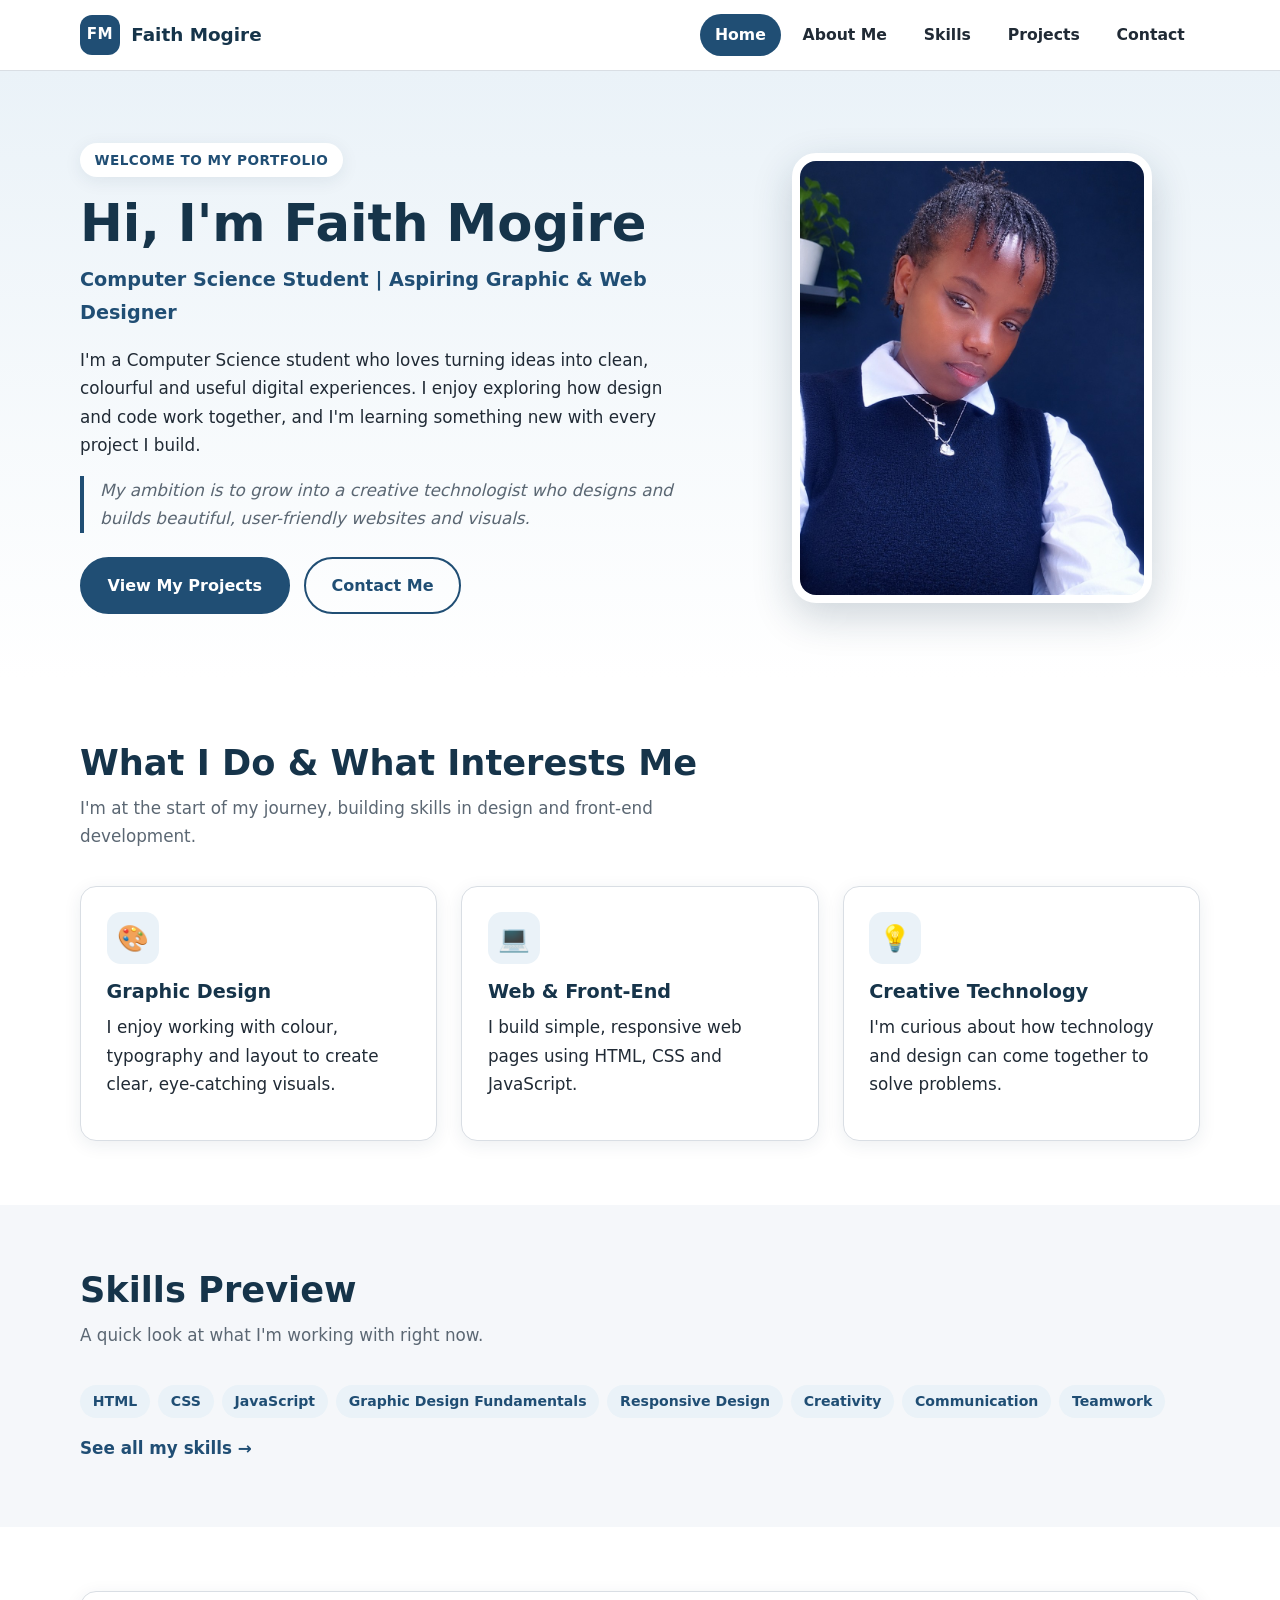
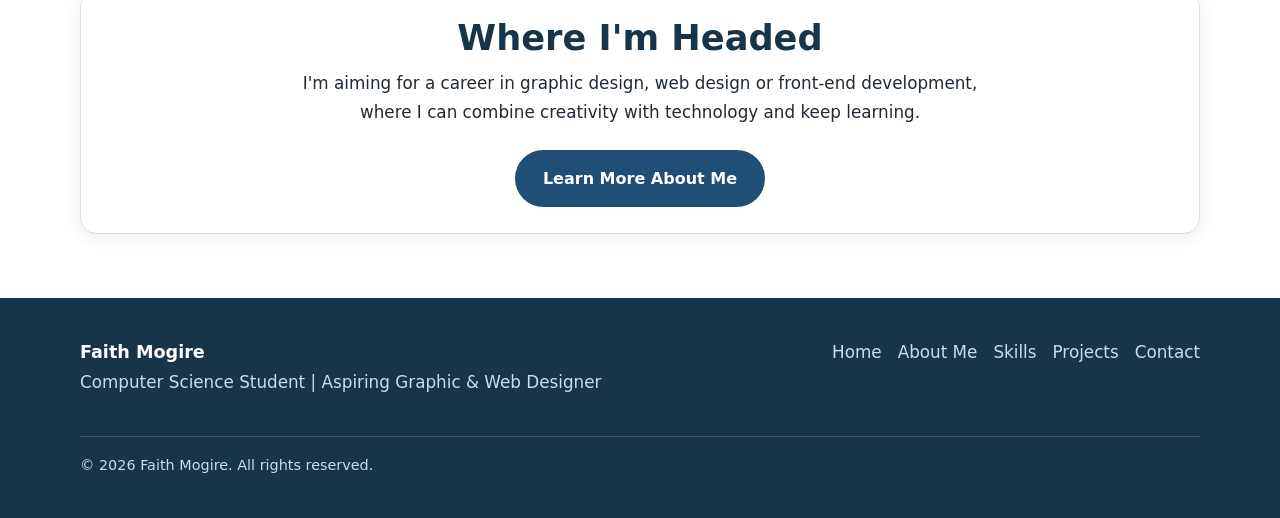
<file: index.html>
<!DOCTYPE html>
<html lang="en">
<head>
  <meta charset="UTF-8">
  <meta name="viewport" content="width=device-width, initial-scale=1.0">
  <meta name="description" content="Faith Mogire – Computer Science student and aspiring graphic and web designer.">
  <title>Home | Faith Mogire</title>
  <link rel="stylesheet" href="style.css">
</head>
<body>
  <a class="skip-link" href="#main">Skip to main content</a>

  <header class="site-header">
    <div class="container nav-wrap">
      <a class="logo" href="index.html"><span class="logo-mark">FM</span> Faith Mogire</a>
      <button class="nav-toggle" aria-expanded="false" aria-controls="nav-menu" aria-label="Toggle navigation menu">
        <span></span><span></span><span></span>
      </button>
      <nav id="nav-menu" class="nav-menu" aria-label="Main navigation">
        <ul>
          <li><a href="index.html">Home</a></li>
          <li><a href="about.html">About Me</a></li>
          <li><a href="skills.html">Skills</a></li>
          <li><a href="projects.html">Projects</a></li>
          <li><a href="contact.html">Contact</a></li>
        </ul>
      </nav>
    </div>
  </header>

  <main id="main">
    <!-- HERO -->
    <section class="hero">
      <div class="container hero-grid">
        <div class="hero-text">
          <span class="eyebrow">Welcome to my portfolio</span>
          <h1>Hi, I'm Faith Mogire</h1>
          <p class="subtitle">Computer Science Student | Aspiring Graphic &amp; Web Designer</p>
          <p>I'm a Computer Science student who loves turning ideas into clean, colourful and useful digital experiences. I enjoy exploring how design and code work together, and I'm learning something new with every project I build.</p>
          <p class="ambition">My ambition is to grow into a creative technologist who designs and builds beautiful, user-friendly websites and visuals.</p>
          <div class="btn-group">
            <a class="btn btn-primary" href="projects.html">View My Projects</a>
            <a class="btn btn-outline" href="contact.html">Contact Me</a>
          </div>
        </div>

        <!-- PROFILE PHOTO: replace images/profile.jpg with your own photo (same file name) -->
        <div class="hero-photo">
          <div class="photo-frame">
            <img src="images/profile.jpg" alt="Profile photo of Faith Mogire" width="360" height="450">
            <div class="photo-placeholder" role="img" aria-label="Profile photo placeholder">
              <span class="icon" aria-hidden="true">👤</span>
              <strong>Your photo goes here</strong>
              <small>Add images/profile.jpg</small>
            </div>
          </div>
        </div>
      </div>
    </section>

    <!-- WHAT I DO -->
    <section class="section">
      <div class="container">
        <div class="section-head reveal">
          <h2>What I Do &amp; What Interests Me</h2>
          <p>I'm at the start of my journey, building skills in design and front-end development.</p>
        </div>
        <div class="grid grid-3">
          <article class="card reveal">
            <div class="icon-badge" aria-hidden="true">🎨</div>
            <h3>Graphic Design</h3>
            <p>I enjoy working with colour, typography and layout to create clear, eye-catching visuals.</p>
          </article>
          <article class="card reveal">
            <div class="icon-badge" aria-hidden="true">💻</div>
            <h3>Web &amp; Front-End</h3>
            <p>I build simple, responsive web pages using HTML, CSS and JavaScript.</p>
          </article>
          <article class="card reveal">
            <div class="icon-badge" aria-hidden="true">💡</div>
            <h3>Creative Technology</h3>
            <p>I'm curious about how technology and design can come together to solve problems.</p>
          </article>
        </div>
      </div>
    </section>

    <!-- SKILLS PREVIEW -->
    <section class="section alt">
      <div class="container">
        <div class="section-head reveal">
          <h2>Skills Preview</h2>
          <p>A quick look at what I'm working with right now.</p>
        </div>
        <ul class="chips reveal">
          <li class="chip">HTML</li>
          <li class="chip">CSS</li>
          <li class="chip">JavaScript</li>
          <li class="chip">Graphic Design Fundamentals</li>
          <li class="chip">Responsive Design</li>
          <li class="chip">Creativity</li>
          <li class="chip">Communication</li>
          <li class="chip">Teamwork</li>
        </ul>
        <a class="link-arrow" href="skills.html">See all my skills →</a>
      </div>
    </section>

    <!-- CAREER AMBITION -->
    <section class="section">
      <div class="container">
        <div class="card reveal" style="text-align:center;">
          <h2>Where I'm Headed</h2>
          <p style="max-width:680px;margin-inline:auto;">I'm aiming for a career in graphic design, web design or front-end development, where I can combine creativity with technology and keep learning.</p>
          <div class="btn-group" style="justify-content:center;">
            <a class="btn btn-primary" href="about.html">Learn More About Me</a>
          </div>
        </div>
      </div>
    </section>
  </main>

  <footer class="site-footer">
    <div class="container">
      <div class="footer-grid">
        <div>
          <strong>Faith Mogire</strong>
          <p>Computer Science Student | Aspiring Graphic &amp; Web Designer</p>
        </div>
        <nav aria-label="Footer navigation">
          <ul>
            <li><a href="index.html">Home</a></li>
            <li><a href="about.html">About Me</a></li>
            <li><a href="skills.html">Skills</a></li>
            <li><a href="projects.html">Projects</a></li>
            <li><a href="contact.html">Contact</a></li>
          </ul>
        </nav>
      </div>
      <p class="copyright">© <span id="year">2026</span> Faith Mogire. All rights reserved.</p>
    </div>
  </footer>

  <script src="script.js"></script>
</body>
</html>
</file>
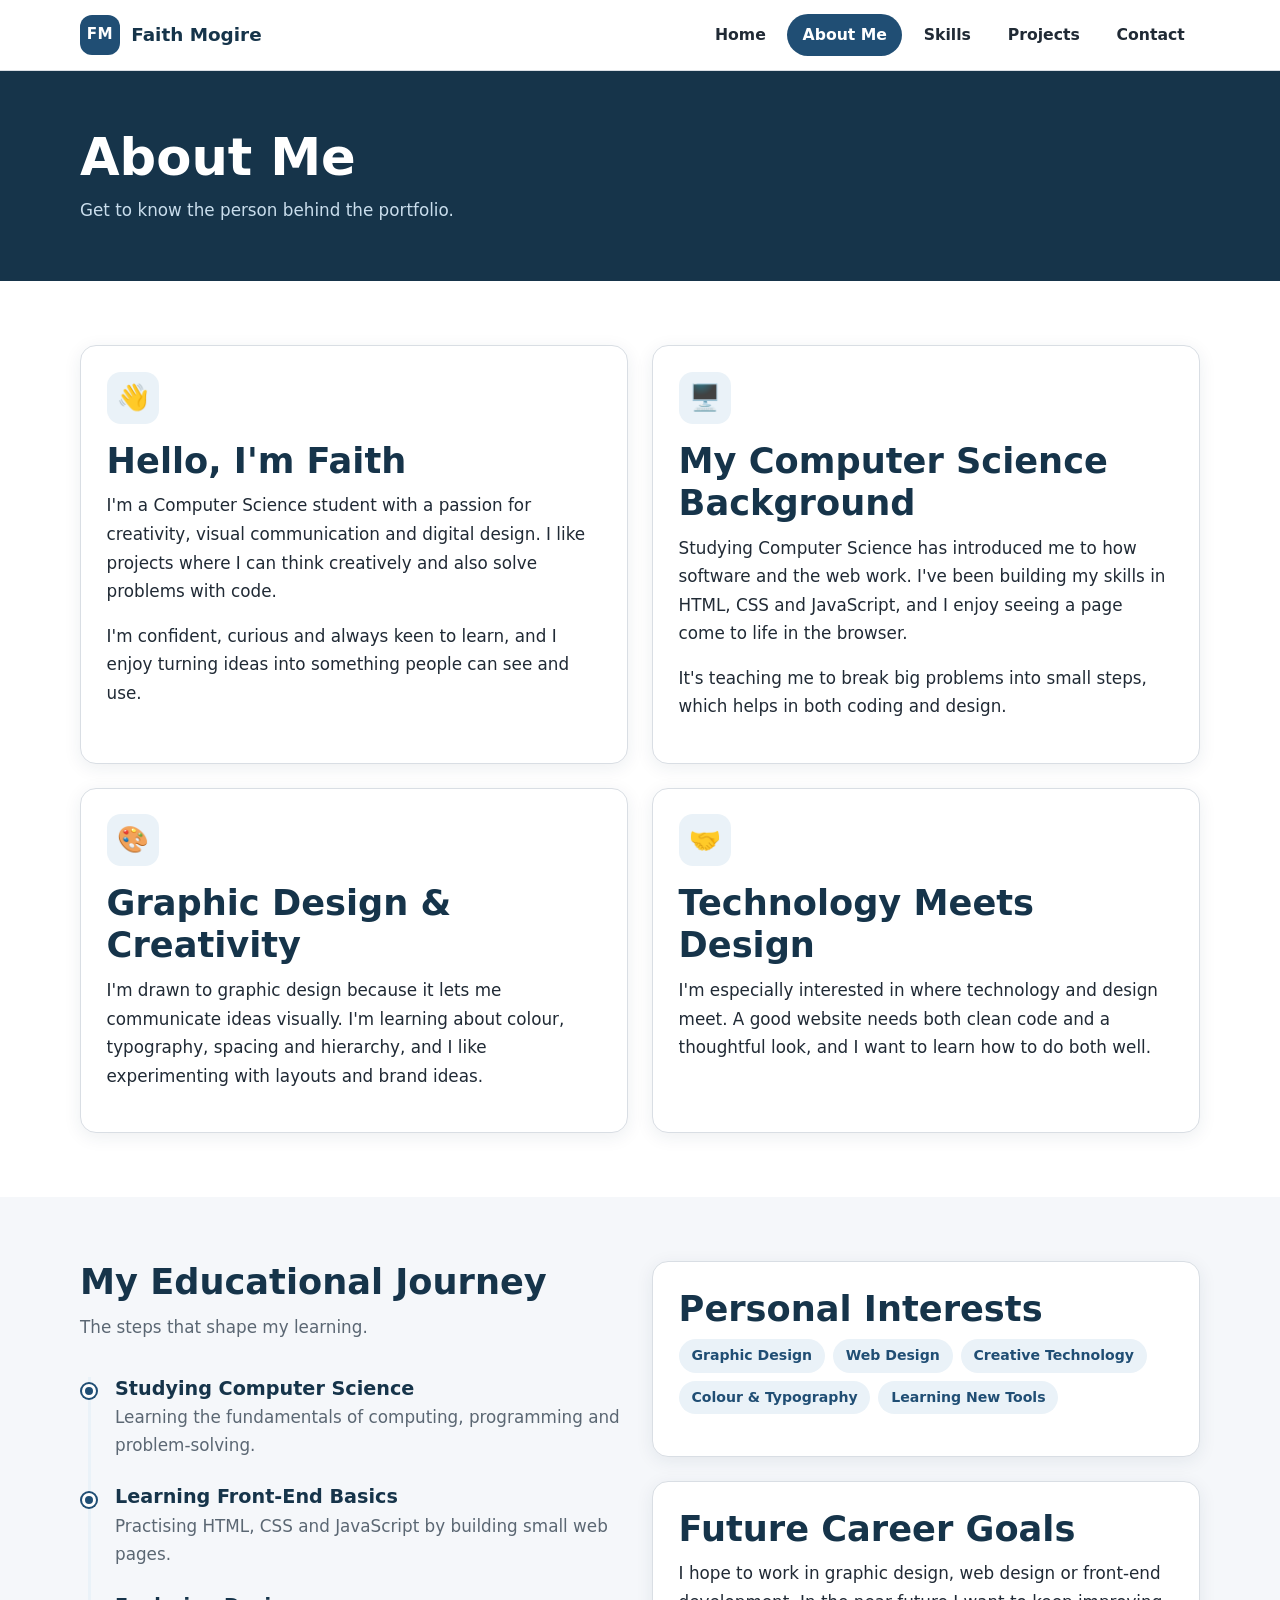
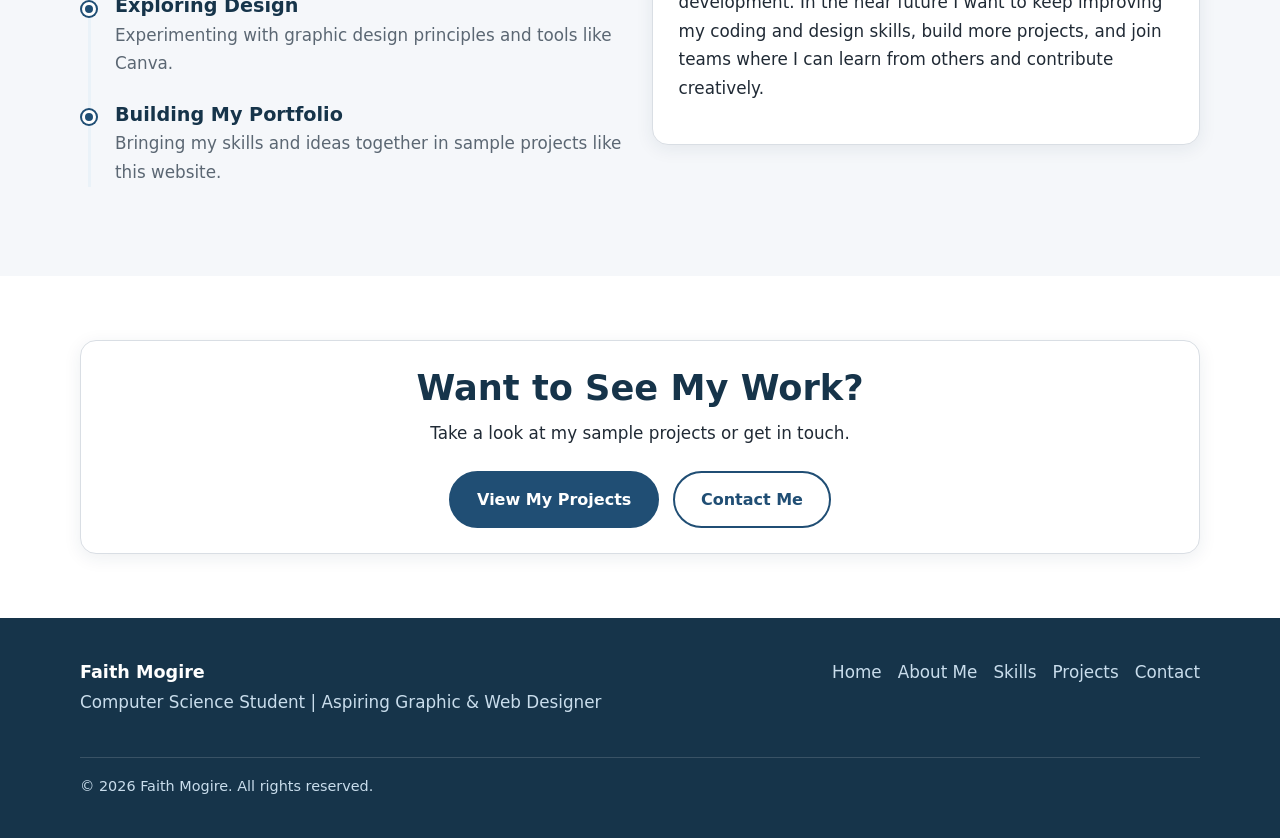
<file: about.html>
<!DOCTYPE html>
<html lang="en">
<head>
  <meta charset="UTF-8">
  <meta name="viewport" content="width=device-width, initial-scale=1.0">
  <meta name="description" content="About Faith Mogire – Computer Science student interested in graphic design and web development.">
  <title>About Me | Faith Mogire</title>
  <link rel="stylesheet" href="style.css">
</head>
<body>
  <a class="skip-link" href="#main">Skip to main content</a>

  <header class="site-header">
    <div class="container nav-wrap">
      <a class="logo" href="index.html"><span class="logo-mark">FM</span> Faith Mogire</a>
      <button class="nav-toggle" aria-expanded="false" aria-controls="nav-menu" aria-label="Toggle navigation menu">
        <span></span><span></span><span></span>
      </button>
      <nav id="nav-menu" class="nav-menu" aria-label="Main navigation">
        <ul>
          <li><a href="index.html">Home</a></li>
          <li><a href="about.html">About Me</a></li>
          <li><a href="skills.html">Skills</a></li>
          <li><a href="projects.html">Projects</a></li>
          <li><a href="contact.html">Contact</a></li>
        </ul>
      </nav>
    </div>
  </header>

  <main id="main">
    <section class="page-banner">
      <div class="container">
        <h1>About Me</h1>
        <p>Get to know the person behind the portfolio.</p>
      </div>
    </section>

    <section class="section">
      <div class="container about-grid">
        <article class="card reveal">
          <div class="icon-badge" aria-hidden="true">👋</div>
          <h2>Hello, I'm Faith</h2>
          <p>I'm a Computer Science student with a passion for creativity, visual communication and digital design. I like projects where I can think creatively and also solve problems with code.</p>
          <p>I'm confident, curious and always keen to learn, and I enjoy turning ideas into something people can see and use.</p>
        </article>
        <article class="card reveal">
          <div class="icon-badge" aria-hidden="true">🖥️</div>
          <h2>My Computer Science Background</h2>
          <p>Studying Computer Science has introduced me to how software and the web work. I've been building my skills in HTML, CSS and JavaScript, and I enjoy seeing a page come to life in the browser.</p>
          <p>It's teaching me to break big problems into small steps, which helps in both coding and design.</p>
        </article>
        <article class="card reveal">
          <div class="icon-badge" aria-hidden="true">🎨</div>
          <h2>Graphic Design &amp; Creativity</h2>
          <p>I'm drawn to graphic design because it lets me communicate ideas visually. I'm learning about colour, typography, spacing and hierarchy, and I like experimenting with layouts and brand ideas.</p>
        </article>
        <article class="card reveal">
          <div class="icon-badge" aria-hidden="true">🤝</div>
          <h2>Technology Meets Design</h2>
          <p>I'm especially interested in where technology and design meet. A good website needs both clean code and a thoughtful look, and I want to learn how to do both well.</p>
        </article>
      </div>
    </section>

    <section class="section alt">
      <div class="container about-grid">
        <div class="reveal">
          <div class="section-head">
            <h2>My Educational Journey</h2>
            <p>The steps that shape my learning.</p>
          </div>
          <div class="timeline">
            <div class="timeline-item">
              <h3>Studying Computer Science</h3>
              <p>Learning the fundamentals of computing, programming and problem-solving.</p>
            </div>
            <div class="timeline-item">
              <h3>Learning Front-End Basics</h3>
              <p>Practising HTML, CSS and JavaScript by building small web pages.</p>
            </div>
            <div class="timeline-item">
              <h3>Exploring Design</h3>
              <p>Experimenting with graphic design principles and tools like Canva.</p>
            </div>
            <div class="timeline-item">
              <h3>Building My Portfolio</h3>
              <p>Bringing my skills and ideas together in sample projects like this website.</p>
            </div>
          </div>
        </div>

        <div class="reveal">
          <div class="card" style="margin-bottom:1.5rem;">
            <h2>Personal Interests</h2>
            <ul class="chips">
              <li class="chip">Graphic Design</li>
              <li class="chip">Web Design</li>
              <li class="chip">Creative Technology</li>
              <li class="chip">Colour &amp; Typography</li>
              <li class="chip">Learning New Tools</li>
            </ul>
          </div>
          <div class="card">
            <h2>Future Career Goals</h2>
            <p>I hope to work in graphic design, web design or front-end development. In the near future I want to keep improving my coding and design skills, build more projects, and join teams where I can learn from others and contribute creatively.</p>
          </div>
        </div>
      </div>
    </section>

    <section class="section">
      <div class="container">
        <div class="card reveal" style="text-align:center;">
          <h2>Want to See My Work?</h2>
          <p>Take a look at my sample projects or get in touch.</p>
          <div class="btn-group" style="justify-content:center;">
            <a class="btn btn-primary" href="projects.html">View My Projects</a>
            <a class="btn btn-outline" href="contact.html">Contact Me</a>
          </div>
        </div>
      </div>
    </section>
  </main>

  <footer class="site-footer">
    <div class="container">
      <div class="footer-grid">
        <div>
          <strong>Faith Mogire</strong>
          <p>Computer Science Student | Aspiring Graphic &amp; Web Designer</p>
        </div>
        <nav aria-label="Footer navigation">
          <ul>
            <li><a href="index.html">Home</a></li>
            <li><a href="about.html">About Me</a></li>
            <li><a href="skills.html">Skills</a></li>
            <li><a href="projects.html">Projects</a></li>
            <li><a href="contact.html">Contact</a></li>
          </ul>
        </nav>
      </div>
      <p class="copyright">© <span id="year">2026</span> Faith Mogire. All rights reserved.</p>
    </div>
  </footer>

  <script src="script.js"></script>
</body>
</html>
</file>
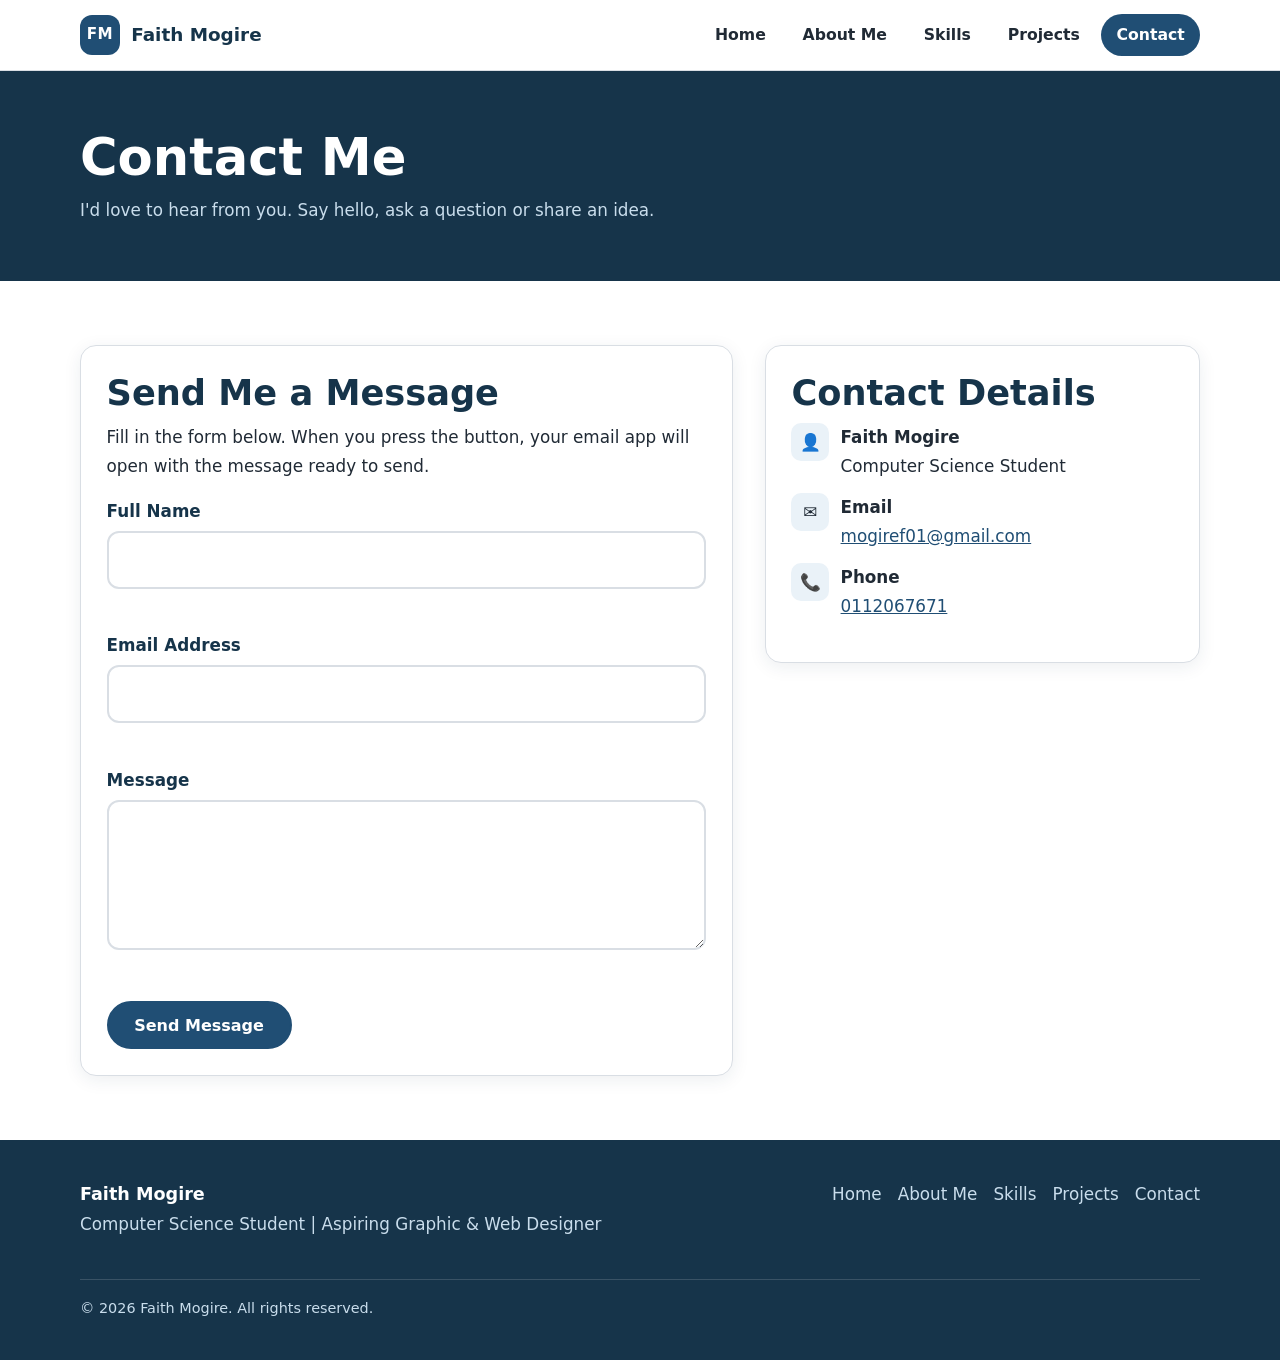
<file: contact.html>
<!DOCTYPE html>
<html lang="en">
<head>
  <meta charset="UTF-8">
  <meta name="viewport" content="width=device-width, initial-scale=1.0">
  <meta name="description" content="Contact Faith Mogire, Computer Science student and aspiring designer.">
  <title>Contact | Faith Mogire</title>
  <link rel="stylesheet" href="style.css">
</head>
<body>
  <a class="skip-link" href="#main">Skip to main content</a>

  <header class="site-header">
    <div class="container nav-wrap">
      <a class="logo" href="index.html"><span class="logo-mark">FM</span> Faith Mogire</a>
      <button class="nav-toggle" aria-expanded="false" aria-controls="nav-menu" aria-label="Toggle navigation menu">
        <span></span><span></span><span></span>
      </button>
      <nav id="nav-menu" class="nav-menu" aria-label="Main navigation">
        <ul>
          <li><a href="index.html">Home</a></li>
          <li><a href="about.html">About Me</a></li>
          <li><a href="skills.html">Skills</a></li>
          <li><a href="projects.html">Projects</a></li>
          <li><a href="contact.html">Contact</a></li>
        </ul>
      </nav>
    </div>
  </header>

  <main id="main">
    <section class="page-banner">
      <div class="container">
        <h1>Contact Me</h1>
        <p>I'd love to hear from you. Say hello, ask a question or share an idea.</p>
      </div>
    </section>

    <section class="section">
      <div class="container contact-grid">

        <div class="card reveal">
          <h2>Send Me a Message</h2>
          <p>Fill in the form below. When you press the button, your email app will open with the message ready to send.</p>
          <form id="contact-form" novalidate>
            <div class="form-group">
              <label for="name">Full Name</label>
              <input type="text" id="name" name="name" autocomplete="name" required>
              <p class="field-error" id="name-error" aria-live="polite"></p>
            </div>
            <div class="form-group">
              <label for="email">Email Address</label>
              <input type="email" id="email" name="email" autocomplete="email" required>
              <p class="field-error" id="email-error" aria-live="polite"></p>
            </div>
            <div class="form-group">
              <label for="message">Message</label>
              <textarea id="message" name="message" required></textarea>
              <p class="field-error" id="message-error" aria-live="polite"></p>
            </div>
            <button type="submit" class="btn btn-primary">Send Message</button>
            <div id="form-status" class="form-status" role="status" aria-live="polite"></div>
          </form>
        </div>

        <aside class="reveal">
          <div class="card" style="margin-bottom:1.5rem;">
            <h2>Contact Details</h2>
            <ul class="contact-list">
              <li><span class="ci" aria-hidden="true">👤</span><div><strong>Faith Mogire</strong><br>Computer Science Student</div></li>
              <li><span class="ci" aria-hidden="true">✉️</span><div><strong>Email</strong><br><a href="mailto:mogiref01@gmail.com">mogiref01@gmail.com</a></div></li>
              <li><span class="ci" aria-hidden="true">📞</span><div><strong>Phone</strong><br><a href="tel:+254112067671">0112067671</a></div></li>
            </ul>
          </div>
        </aside>

      </div>
    </section>
  </main>

  <footer class="site-footer">
    <div class="container">
      <div class="footer-grid">
        <div>
          <strong>Faith Mogire</strong>
          <p>Computer Science Student | Aspiring Graphic &amp; Web Designer</p>
        </div>
        <nav aria-label="Footer navigation">
          <ul>
            <li><a href="index.html">Home</a></li>
            <li><a href="about.html">About Me</a></li>
            <li><a href="skills.html">Skills</a></li>
            <li><a href="projects.html">Projects</a></li>
            <li><a href="contact.html">Contact</a></li>
          </ul>
        </nav>
      </div>
      <p class="copyright">© <span id="year">2026</span> Faith Mogire. All rights reserved.</p>
    </div>
  </footer>

  <script src="script.js"></script>
</body>
</html>
</file>
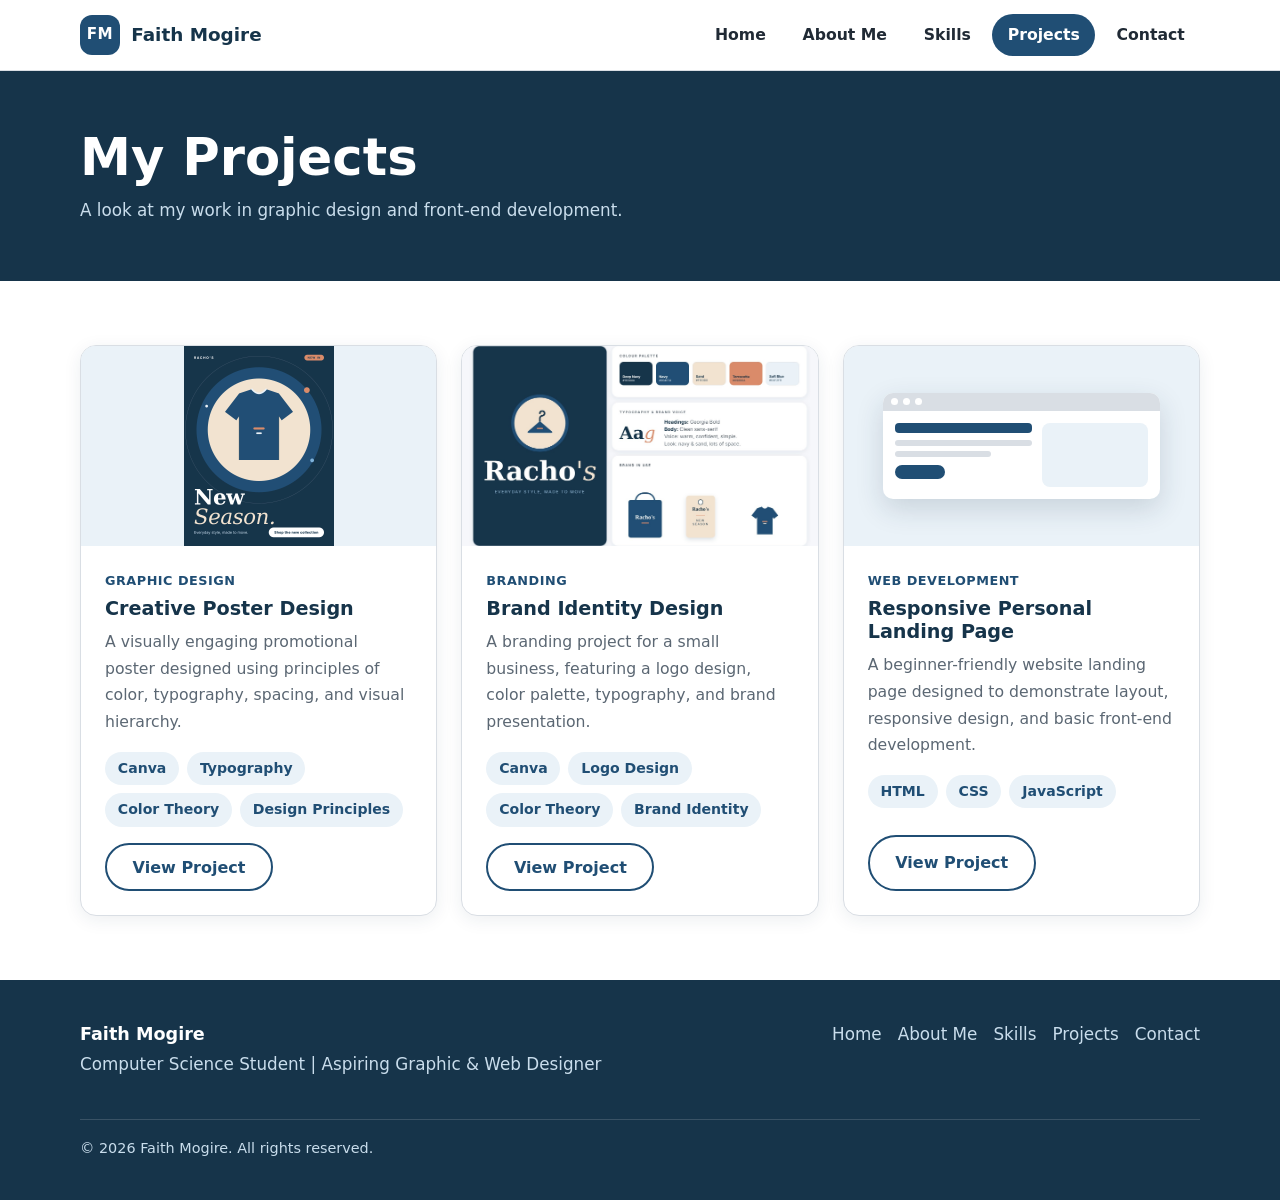
<file: projects.html>
<!DOCTYPE html>
<html lang="en">
<head>
  <meta charset="UTF-8">
  <meta name="viewport" content="width=device-width, initial-scale=1.0">
  <meta name="description" content="Sample student projects by Faith Mogire in graphic design and creative technology.">
  <title>Projects | Faith Mogire</title>
  <link rel="stylesheet" href="style.css">
</head>
<body>
  <a class="skip-link" href="#main">Skip to main content</a>

  <header class="site-header">
    <div class="container nav-wrap">
      <a class="logo" href="index.html"><span class="logo-mark">FM</span> Faith Mogire</a>
      <button class="nav-toggle" aria-expanded="false" aria-controls="nav-menu" aria-label="Toggle navigation menu">
        <span></span><span></span><span></span>
      </button>
      <nav id="nav-menu" class="nav-menu" aria-label="Main navigation">
        <ul>
          <li><a href="index.html">Home</a></li>
          <li><a href="about.html">About Me</a></li>
          <li><a href="skills.html">Skills</a></li>
          <li><a href="projects.html">Projects</a></li>
          <li><a href="contact.html">Contact</a></li>
        </ul>
      </nav>
    </div>
  </header>

  <main id="main">
    <section class="page-banner">
      <div class="container">
        <h1>My Projects</h1>
        <p>A look at my work in graphic design and front-end development.</p>
      </div>
    </section>

    <section class="section">
      <div class="container">
        <div class="grid grid-3">

          <!-- PROJECT 1 -->
          <article class="card project-card reveal">
            <div class="project-visual v-poster" role="img" aria-label="Illustration of a poster design">
              <div class="poster"><div class="circle"></div><div class="line"></div><div class="line s"></div><div class="line xs"></div></div>
              <!-- Add your real poster as images/poster.jpg and it will replace this illustration -->
              <img class="project-img fit-whole" src="images/poster.jpg" alt="Creative poster design by Faith Mogire">
            </div>
            <div class="project-body">
              <span class="category">Graphic Design</span>
              <h3>Creative Poster Design</h3>
              <p>A visually engaging promotional poster designed using principles of color, typography, spacing, and visual hierarchy.</p>
              <ul class="chips">
                <li class="chip">Canva</li><li class="chip">Typography</li><li class="chip">Color Theory</li><li class="chip">Design Principles</li>
              </ul>
              <div class="project-footer"><button type="button" class="btn btn-outline view-project">View Project</button></div>
            </div>
          </article>

          <!-- PROJECT 2 -->
          <article class="card project-card reveal">
            <div class="project-visual v-brand" role="img" aria-label="Illustration of a brand identity board">
              <div class="brand-board">
                <div class="brand-logo">B</div>
                <div class="swatches"><i style="background:#204E74"></i><i style="background:#7FB2DB"></i><i style="background:#EAF2F8"></i></div>
              </div>
              <!-- Add your real brand board as images/brand.jpg and it will replace this illustration -->
              <img class="project-img" src="images/brand.jpg" alt="Brand identity project by Faith Mogire">
            </div>
            <div class="project-body">
              <span class="category">Branding</span>
              <h3>Brand Identity Design</h3>
              <p>A branding project for a small business, featuring a logo design, color palette, typography, and brand presentation.</p>
              <ul class="chips">
                <li class="chip">Canva</li><li class="chip">Logo Design</li><li class="chip">Color Theory</li><li class="chip">Brand Identity</li>
              </ul>
              <div class="project-footer"><button type="button" class="btn btn-outline view-project">View Project</button></div>
            </div>
          </article>

          <!-- PROJECT 3 -->
          <article class="card project-card reveal">
            <div class="project-visual v-web" role="img" aria-label="Illustration of a website landing page">
              <div class="browser">
                <div class="browser-top"><i></i><i></i><i></i></div>
                <div class="browser-body">
                  <div><div class="l1"></div><div class="l2"></div><div class="l2" style="width:70%"></div><div class="btn-mini"></div></div>
                  <div class="pic"></div>
                </div>
              </div>
            </div>
            <div class="project-body">
              <span class="category">Web Development</span>
              <h3>Responsive Personal Landing Page</h3>
              <p>A beginner-friendly website landing page designed to demonstrate layout, responsive design, and basic front-end development.</p>
              <ul class="chips">
                <li class="chip">HTML</li><li class="chip">CSS</li><li class="chip">JavaScript</li>
              </ul>
              <div class="project-footer"><a class="btn btn-outline" href="index.html">View Project</a></div>
            </div>
          </article>

        </div>
      </div>
    </section>

    <!-- Preview window: filled in by script.js when "View Project" is clicked -->
    <div class="lightbox" id="lightbox" role="dialog" aria-modal="true" aria-labelledby="lightbox-title">
      <div class="lightbox-box">
        <button type="button" class="lightbox-close" id="lightbox-close" aria-label="Close preview">×</button>
        <h3 id="lightbox-title"></h3>
        <div class="lightbox-body" id="lightbox-body"></div>
      </div>
    </div>
  </main>

  <footer class="site-footer">
    <div class="container">
      <div class="footer-grid">
        <div>
          <strong>Faith Mogire</strong>
          <p>Computer Science Student | Aspiring Graphic &amp; Web Designer</p>
        </div>
        <nav aria-label="Footer navigation">
          <ul>
            <li><a href="index.html">Home</a></li>
            <li><a href="about.html">About Me</a></li>
            <li><a href="skills.html">Skills</a></li>
            <li><a href="projects.html">Projects</a></li>
            <li><a href="contact.html">Contact</a></li>
          </ul>
        </nav>
      </div>
      <p class="copyright">© <span id="year">2026</span> Faith Mogire. All rights reserved.</p>
    </div>
  </footer>

  <script src="script.js"></script>
</body>
</html>
</file>
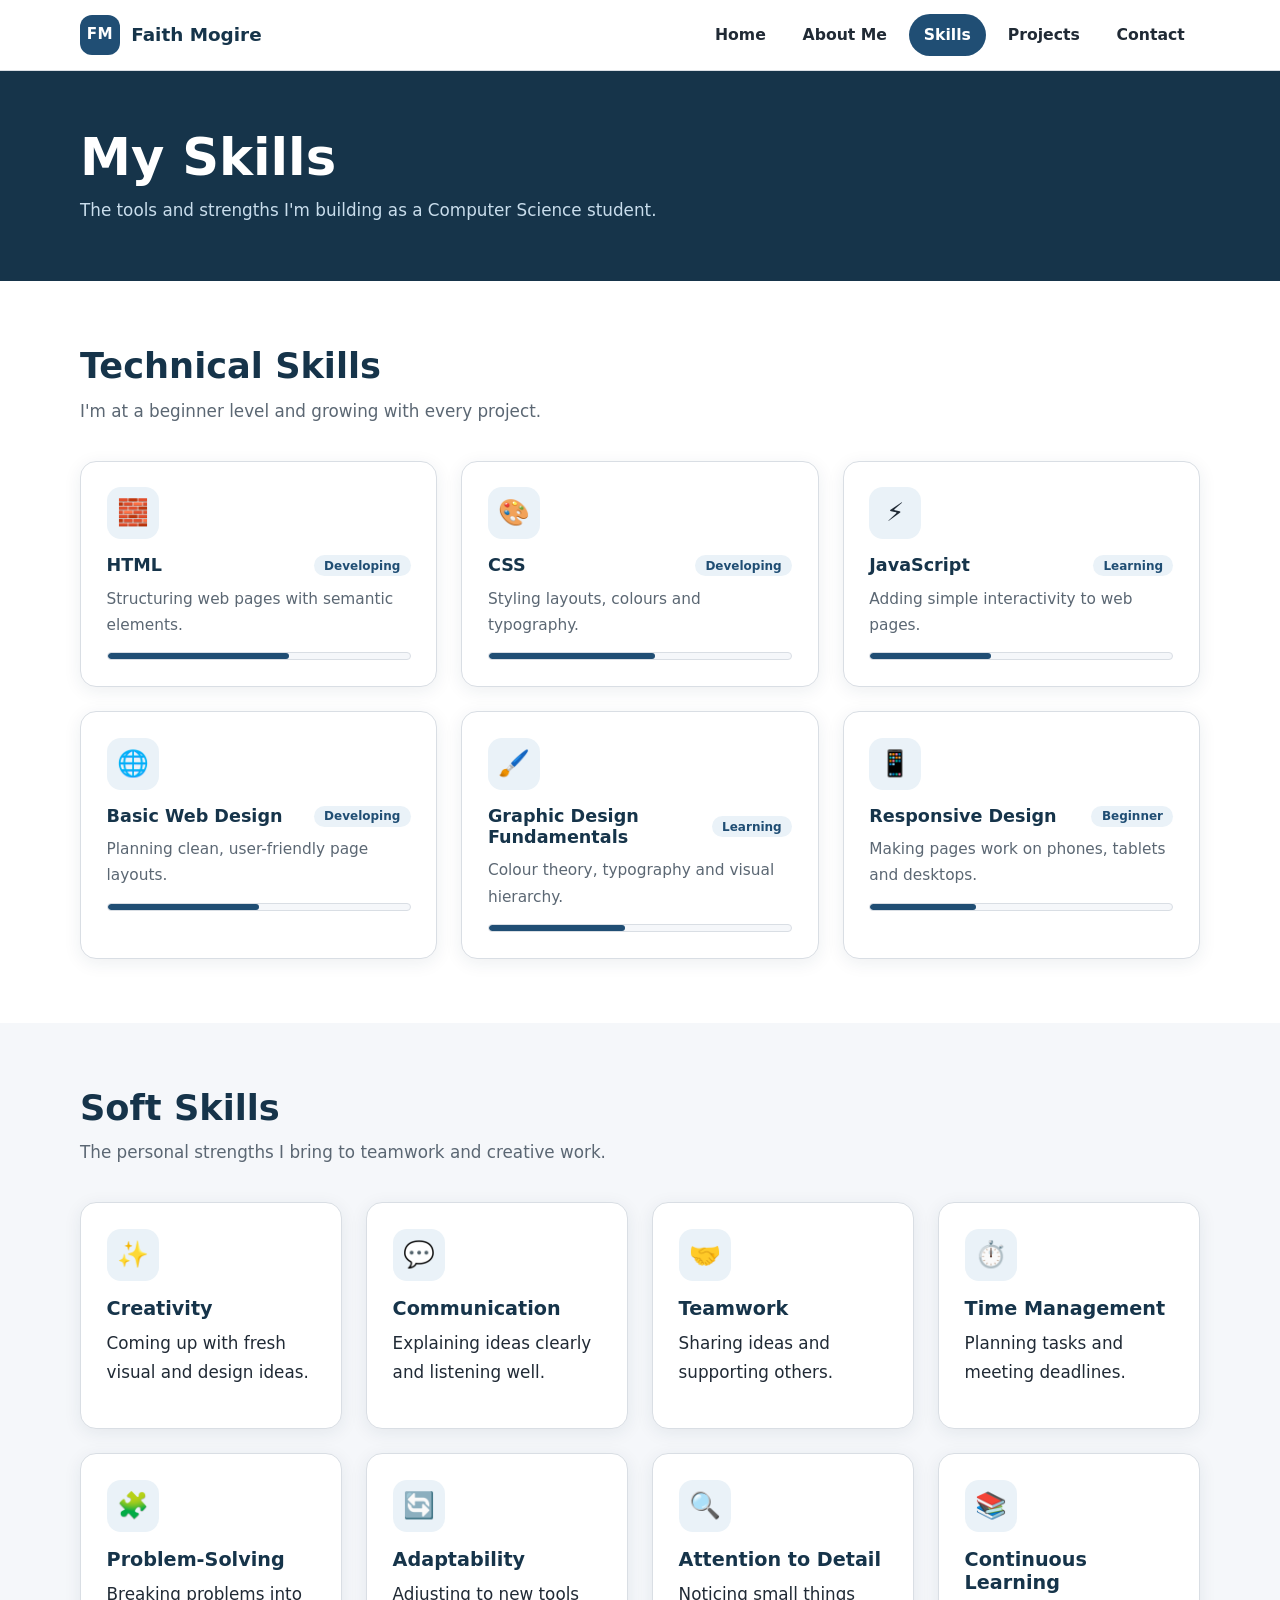
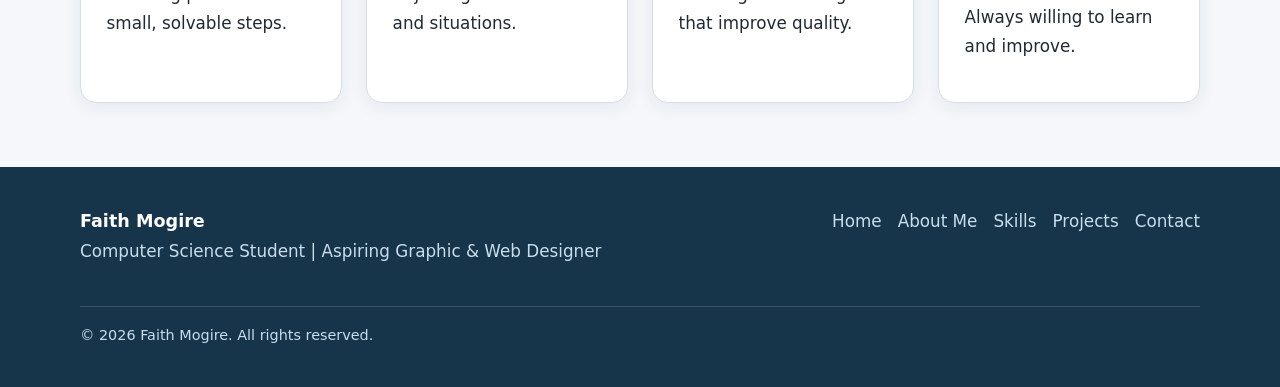
<file: skills.html>
<!DOCTYPE html>
<html lang="en">
<head>
  <meta charset="UTF-8">
  <meta name="viewport" content="width=device-width, initial-scale=1.0">
  <meta name="description" content="Technical and soft skills of Faith Mogire, a Computer Science student.">
  <title>Skills | Faith Mogire</title>
  <link rel="stylesheet" href="style.css">
</head>
<body>
  <a class="skip-link" href="#main">Skip to main content</a>

  <header class="site-header">
    <div class="container nav-wrap">
      <a class="logo" href="index.html"><span class="logo-mark">FM</span> Faith Mogire</a>
      <button class="nav-toggle" aria-expanded="false" aria-controls="nav-menu" aria-label="Toggle navigation menu">
        <span></span><span></span><span></span>
      </button>
      <nav id="nav-menu" class="nav-menu" aria-label="Main navigation">
        <ul>
          <li><a href="index.html">Home</a></li>
          <li><a href="about.html">About Me</a></li>
          <li><a href="skills.html">Skills</a></li>
          <li><a href="projects.html">Projects</a></li>
          <li><a href="contact.html">Contact</a></li>
        </ul>
      </nav>
    </div>
  </header>

  <main id="main">
    <section class="page-banner">
      <div class="container">
        <h1>My Skills</h1>
        <p>The tools and strengths I'm building as a Computer Science student.</p>
      </div>
    </section>

    <!-- TECHNICAL SKILLS -->
    <section class="section">
      <div class="container">
        <div class="section-head reveal">
          <h2>Technical Skills</h2>
          <p>I'm at a beginner level and growing with every project.</p>
        </div>
        <div class="grid grid-3">
          <article class="card skill-card reveal">
            <div class="icon-badge" aria-hidden="true">🧱</div>
            <h3>HTML <span class="level">Developing</span></h3>
            <p>Structuring web pages with semantic elements.</p>
            <div class="bar" role="img" aria-label="Developing, about 60 percent"><span style="width:60%"></span></div>
          </article>
          <article class="card skill-card reveal">
            <div class="icon-badge" aria-hidden="true">🎨</div>
            <h3>CSS <span class="level">Developing</span></h3>
            <p>Styling layouts, colours and typography.</p>
            <div class="bar" role="img" aria-label="Developing, about 55 percent"><span style="width:55%"></span></div>
          </article>
          <article class="card skill-card reveal">
            <div class="icon-badge" aria-hidden="true">⚡</div>
            <h3>JavaScript <span class="level">Learning</span></h3>
            <p>Adding simple interactivity to web pages.</p>
            <div class="bar" role="img" aria-label="Learning, about 40 percent"><span style="width:40%"></span></div>
          </article>
          <article class="card skill-card reveal">
            <div class="icon-badge" aria-hidden="true">🌐</div>
            <h3>Basic Web Design <span class="level">Developing</span></h3>
            <p>Planning clean, user-friendly page layouts.</p>
            <div class="bar" role="img" aria-label="Developing, about 50 percent"><span style="width:50%"></span></div>
          </article>
          <article class="card skill-card reveal">
            <div class="icon-badge" aria-hidden="true">🖌️</div>
            <h3>Graphic Design Fundamentals <span class="level">Learning</span></h3>
            <p>Colour theory, typography and visual hierarchy.</p>
            <div class="bar" role="img" aria-label="Learning, about 45 percent"><span style="width:45%"></span></div>
          </article>
          <article class="card skill-card reveal">
            <div class="icon-badge" aria-hidden="true">📱</div>
            <h3>Responsive Design <span class="level">Beginner</span></h3>
            <p>Making pages work on phones, tablets and desktops.</p>
            <div class="bar" role="img" aria-label="Beginner, about 35 percent"><span style="width:35%"></span></div>
          </article>
        </div>
      </div>
    </section>

    <!-- SOFT SKILLS -->
    <section class="section alt">
      <div class="container">
        <div class="section-head reveal">
          <h2>Soft Skills</h2>
          <p>The personal strengths I bring to teamwork and creative work.</p>
        </div>
        <div class="grid grid-4">
          <article class="card reveal"><div class="icon-badge" aria-hidden="true">✨</div><h3>Creativity</h3><p>Coming up with fresh visual and design ideas.</p></article>
          <article class="card reveal"><div class="icon-badge" aria-hidden="true">💬</div><h3>Communication</h3><p>Explaining ideas clearly and listening well.</p></article>
          <article class="card reveal"><div class="icon-badge" aria-hidden="true">🤝</div><h3>Teamwork</h3><p>Sharing ideas and supporting others.</p></article>
          <article class="card reveal"><div class="icon-badge" aria-hidden="true">⏱️</div><h3>Time Management</h3><p>Planning tasks and meeting deadlines.</p></article>
          <article class="card reveal"><div class="icon-badge" aria-hidden="true">🧩</div><h3>Problem-Solving</h3><p>Breaking problems into small, solvable steps.</p></article>
          <article class="card reveal"><div class="icon-badge" aria-hidden="true">🔄</div><h3>Adaptability</h3><p>Adjusting to new tools and situations.</p></article>
          <article class="card reveal"><div class="icon-badge" aria-hidden="true">🔍</div><h3>Attention to Detail</h3><p>Noticing small things that improve quality.</p></article>
          <article class="card reveal"><div class="icon-badge" aria-hidden="true">📚</div><h3>Continuous Learning</h3><p>Always willing to learn and improve.</p></article>
        </div>
      </div>
    </section>
  </main>

  <footer class="site-footer">
    <div class="container">
      <div class="footer-grid">
        <div>
          <strong>Faith Mogire</strong>
          <p>Computer Science Student | Aspiring Graphic &amp; Web Designer</p>
        </div>
        <nav aria-label="Footer navigation">
          <ul>
            <li><a href="index.html">Home</a></li>
            <li><a href="about.html">About Me</a></li>
            <li><a href="skills.html">Skills</a></li>
            <li><a href="projects.html">Projects</a></li>
            <li><a href="contact.html">Contact</a></li>
          </ul>
        </nav>
      </div>
      <p class="copyright">© <span id="year">2026</span> Faith Mogire. All rights reserved.</p>
    </div>
  </footer>

  <script src="script.js"></script>
</body>
</html>
</file>
<file: style.css>
/* ==========================================================
   Faith Mogire – Portfolio Stylesheet
   Sections: 1 Variables · 2 Base · 3 Header · 4 Buttons
   5 Hero · 6 Sections & Cards · 7 Skills · 8 Projects
   9 About · 10 Contact · 11 Footer · 12 Animations · 13 Responsive
   ========================================================== */

/* 1. VARIABLES – change colours here and the whole site updates */
:root {
  --navy: #204E74;
  --deep-navy: #16344A;
  --white: #FFFFFF;
  --light-blue: #EAF2F8;
  --soft-gray: #F5F7FA;
  --mid-gray: #D9DEE4;
  --text: #202A35;
  --muted: #5B6773;
  --radius: 16px;
  --shadow: 0 4px 18px rgba(22, 52, 74, 0.08);
  --shadow-hover: 0 10px 28px rgba(22, 52, 74, 0.16);
  --font: "Segoe UI", system-ui, -apple-system, "Helvetica Neue", Arial, sans-serif;
}

/* 2. BASE */
*, *::before, *::after { box-sizing: border-box; }
html { scroll-behavior: smooth; }
body {
  margin: 0;
  font-family: var(--font);
  color: var(--text);
  background: var(--white);
  line-height: 1.7;
  font-size: 1.05rem;
}
img { max-width: 100%; display: block; }
a { color: var(--navy); }
h1, h2, h3 { color: var(--deep-navy); line-height: 1.2; margin: 0 0 0.6rem; }
h1 { font-size: clamp(2rem, 5vw, 3.2rem); }
h2 { font-size: clamp(1.6rem, 3.5vw, 2.2rem); }
h3 { font-size: 1.2rem; }
p { margin: 0 0 1rem; }
.container { width: min(1120px, 92%); margin-inline: auto; }
:focus-visible { outline: 3px solid #7FB2DB; outline-offset: 3px; border-radius: 4px; }
.skip-link {
  position: absolute; left: -999px; top: 0;
  background: var(--navy); color: var(--white); padding: 0.6rem 1rem; z-index: 200;
}
.skip-link:focus { left: 0; }

/* 3. HEADER & NAVIGATION */
.site-header {
  position: sticky; top: 0; z-index: 100;
  background: rgba(255, 255, 255, 0.96);
  border-bottom: 1px solid var(--mid-gray);
  backdrop-filter: blur(6px);
}
.nav-wrap { display: flex; align-items: center; justify-content: space-between; min-height: 70px; }
.logo { display: flex; align-items: center; gap: 0.7rem; text-decoration: none; color: var(--deep-navy); font-weight: 700; font-size: 1.15rem; }
.logo-mark {
  display: grid; place-items: center; width: 40px; height: 40px;
  background: var(--navy); color: var(--white); border-radius: 12px; font-size: 0.95rem; letter-spacing: 0.5px;
}
.nav-menu ul { list-style: none; display: flex; gap: 0.4rem; margin: 0; padding: 0; }
.nav-menu a {
  display: block; padding: 0.5rem 0.95rem; border-radius: 999px;
  text-decoration: none; color: var(--text); font-weight: 600; font-size: 0.98rem;
  transition: background 0.2s, color 0.2s;
}
.nav-menu a:hover { background: var(--light-blue); color: var(--navy); }
.nav-menu a.active { background: var(--navy); color: var(--white); }
.nav-toggle { display: none; background: none; border: 0; padding: 0.5rem; cursor: pointer; }
.nav-toggle span { display: block; width: 26px; height: 3px; margin: 5px 0; background: var(--deep-navy); border-radius: 2px; transition: transform 0.25s, opacity 0.25s; }
.nav-toggle[aria-expanded="true"] span:nth-child(1) { transform: translateY(8px) rotate(45deg); }
.nav-toggle[aria-expanded="true"] span:nth-child(2) { opacity: 0; }
.nav-toggle[aria-expanded="true"] span:nth-child(3) { transform: translateY(-8px) rotate(-45deg); }

/* 4. BUTTONS */
.btn {
  display: inline-block; padding: 0.8rem 1.6rem; border-radius: 999px;
  font-weight: 700; text-decoration: none; border: 2px solid var(--navy);
  cursor: pointer; font-family: inherit; font-size: 1rem;
  transition: transform 0.2s, box-shadow 0.2s, background 0.2s, color 0.2s;
}
.btn:hover { transform: translateY(-2px); box-shadow: var(--shadow-hover); }
.btn-primary { background: var(--navy); color: var(--white); }
.btn-primary:hover { background: var(--deep-navy); }
.btn-outline { background: transparent; color: var(--navy); }
.btn-outline:hover { background: var(--light-blue); }
.btn-group { display: flex; flex-wrap: wrap; gap: 0.9rem; margin-top: 1.5rem; }

/* 5. HERO */
.hero { background: linear-gradient(180deg, var(--light-blue) 0%, var(--white) 100%); padding: 4.5rem 0 4rem; }
.hero-grid { display: grid; grid-template-columns: 1.15fr 0.85fr; gap: 3rem; align-items: center; }
.eyebrow { display: inline-block; background: var(--white); color: var(--navy); font-weight: 700; font-size: 0.85rem; letter-spacing: 0.5px; text-transform: uppercase; padding: 0.35rem 0.9rem; border-radius: 999px; box-shadow: var(--shadow); margin-bottom: 1rem; }
.hero .subtitle { font-size: 1.2rem; color: var(--navy); font-weight: 600; margin-bottom: 1rem; }
.hero .ambition { border-left: 4px solid var(--navy); padding-left: 1rem; color: var(--muted); font-style: italic; }
.photo-frame {
  position: relative; width: min(360px, 100%); aspect-ratio: 4 / 5; margin-inline: auto;
  border-radius: 24px; overflow: hidden; background: var(--light-blue);
  border: 8px solid var(--white); box-shadow: 0 14px 40px rgba(22, 52, 74, 0.2);
}
.photo-frame img { width: 100%; height: 100%; object-fit: cover; object-position: center 20%; }
.photo-placeholder {
  position: absolute; inset: 0; display: none; flex-direction: column; align-items: center; justify-content: center;
  text-align: center; padding: 1.5rem; color: var(--navy); background: var(--light-blue);
}
.photo-placeholder .icon { font-size: 4rem; line-height: 1; margin-bottom: 0.6rem; }
.photo-placeholder strong { display: block; }
.photo-placeholder small { color: var(--muted); }
.photo-frame.no-photo img { display: none; }
.photo-frame.no-photo .photo-placeholder { display: flex; }

/* 6. SECTIONS & CARDS */
.section { padding: 4rem 0; }
.section.alt { background: var(--soft-gray); }
.section-head { max-width: 640px; margin-bottom: 2.2rem; }
.section-head p { color: var(--muted); }
.page-banner { background: var(--deep-navy); color: var(--white); padding: 3.5rem 0; }
.page-banner h1 { color: var(--white); margin-bottom: 0.5rem; }
.page-banner p { color: #C9DDEC; max-width: 640px; margin: 0; }
.grid { display: grid; gap: 1.5rem; }
.grid-2 { grid-template-columns: repeat(2, 1fr); }
.grid-3 { grid-template-columns: repeat(3, 1fr); }
.grid-4 { grid-template-columns: repeat(4, 1fr); }
.card {
  background: var(--white); border: 1px solid var(--mid-gray); border-radius: var(--radius);
  padding: 1.6rem; box-shadow: var(--shadow); transition: transform 0.25s, box-shadow 0.25s;
}
.card:hover { transform: translateY(-4px); box-shadow: var(--shadow-hover); }
.icon-badge { display: grid; place-items: center; width: 52px; height: 52px; font-size: 1.6rem; background: var(--light-blue); border-radius: 14px; margin-bottom: 1rem; }
.chips { display: flex; flex-wrap: wrap; gap: 0.5rem; padding: 0; margin: 0 0 1rem; list-style: none; }
.chip { background: var(--light-blue); color: var(--navy); font-weight: 600; font-size: 0.88rem; padding: 0.3rem 0.8rem; border-radius: 999px; }
.link-arrow { font-weight: 700; text-decoration: none; }
.link-arrow:hover { text-decoration: underline; }

/* 7. SKILLS */
.skill-card h3 { display: flex; justify-content: space-between; align-items: center; gap: 0.5rem; font-size: 1.1rem; }
.level { font-size: 0.75rem; font-weight: 700; padding: 0.2rem 0.65rem; border-radius: 999px; background: var(--light-blue); color: var(--navy); white-space: nowrap; }
.skill-card p { color: var(--muted); font-size: 0.96rem; margin-bottom: 0.9rem; }
.bar { height: 8px; background: var(--soft-gray); border-radius: 999px; overflow: hidden; border: 1px solid var(--mid-gray); }
.bar span { display: block; height: 100%; background: var(--navy); border-radius: 999px; }
.note { background: var(--light-blue); border-radius: var(--radius); padding: 1rem 1.3rem; color: var(--deep-navy); margin-top: 2rem; }

/* 8. PROJECTS */
.project-card { padding: 0; overflow: hidden; display: flex; flex-direction: column; }
.project-visual { height: 200px; position: relative; overflow: hidden; display: grid; place-items: center; }
.project-body { padding: 1.5rem; display: flex; flex-direction: column; flex: 1; }
.project-body .category { font-size: 0.8rem; font-weight: 700; text-transform: uppercase; letter-spacing: 0.5px; color: var(--navy); margin-bottom: 0.3rem; }
.project-body p { color: var(--muted); font-size: 0.98rem; }
.project-footer { margin-top: auto; }
.tag-concept { display: inline-block; border: 2px dashed var(--navy); color: var(--navy); font-weight: 700; font-size: 0.9rem; padding: 0.4rem 1rem; border-radius: 999px; }

/* Visual 1: poster */
.v-poster { background: var(--light-blue); }
.poster { width: 120px; height: 160px; background: var(--deep-navy); border-radius: 8px; box-shadow: var(--shadow-hover); padding: 14px 12px; transform: rotate(-4deg); position: relative; overflow: hidden; }
.poster .circle { position: absolute; right: -24px; top: -24px; width: 80px; height: 80px; border-radius: 50%; background: #7FB2DB; }
.poster .line { height: 8px; border-radius: 4px; background: var(--white); margin-top: 74px; width: 80%; }
.poster .line.s { height: 5px; margin-top: 8px; width: 55%; background: #9CC3E0; }
.poster .line.xs { height: 5px; margin-top: 6px; width: 40%; background: #9CC3E0; }
/* Visual 2: brand */
.v-brand { background: var(--soft-gray); }
.brand-board { display: flex; align-items: center; gap: 1.2rem; }
.brand-logo { width: 84px; height: 84px; border-radius: 50%; background: var(--navy); display: grid; place-items: center; color: var(--white); font-weight: 800; font-size: 1.6rem; box-shadow: var(--shadow-hover); border: 6px solid var(--white); }
.swatches { display: grid; gap: 8px; }
.swatches i { display: block; width: 70px; height: 22px; border-radius: 6px; border: 1px solid var(--mid-gray); }
/* Visual 3: landing page */
.v-web { background: var(--light-blue); }
.browser { width: 78%; background: var(--white); border-radius: 10px; box-shadow: var(--shadow-hover); overflow: hidden; }
.browser-top { height: 18px; background: var(--mid-gray); display: flex; gap: 5px; align-items: center; padding-left: 8px; }
.browser-top i { width: 7px; height: 7px; border-radius: 50%; background: var(--white); }
.browser-body { padding: 12px; display: grid; grid-template-columns: 1.3fr 1fr; gap: 10px; }
.browser-body .l1 { height: 10px; background: var(--navy); border-radius: 4px; margin-bottom: 7px; }
.browser-body .l2 { height: 6px; background: var(--mid-gray); border-radius: 4px; margin-bottom: 5px; }
.browser-body .btn-mini { width: 50px; height: 14px; background: var(--navy); border-radius: 999px; margin-top: 8px; }
.browser-body .pic { background: var(--light-blue); border-radius: 8px; min-height: 64px; }

/* Project images + preview window (lightbox) */
.project-visual img.project-img { position: absolute; inset: 0; width: 100%; height: 100%; object-fit: cover; background: var(--white); }
.project-visual img.fit-whole { object-fit: contain; background: var(--light-blue); }
.project-visual.has-photo .poster, .project-visual.has-photo .brand-board { visibility: hidden; }
.lightbox { position: fixed; inset: 0; z-index: 300; background: rgba(22, 52, 74, 0.85); display: none; align-items: center; justify-content: center; padding: 1.2rem; }
.lightbox.open { display: flex; }
.lightbox-box { position: relative; background: var(--white); border-radius: var(--radius); padding: 1.2rem; width: min(900px, 100%); max-height: 92vh; overflow: auto; }
.lightbox-box h3 { margin-right: 3rem; }
.lightbox-body img { width: 100%; max-height: 70vh; object-fit: contain; border-radius: 12px; background: var(--soft-gray); }
.lightbox-body .project-visual { height: 320px; border-radius: 12px; }
.lightbox-close { position: absolute; top: 0.8rem; right: 0.8rem; width: 40px; height: 40px; border-radius: 50%; border: 0; background: var(--navy); color: var(--white); font-size: 1.4rem; cursor: pointer; }
.lightbox-close:hover { background: var(--deep-navy); }

/* 9. ABOUT */
.about-grid { display: grid; grid-template-columns: 1fr 1fr; gap: 1.5rem; }
.timeline { border-left: 3px solid var(--light-blue); padding-left: 1.5rem; margin-left: 0.5rem; }
.timeline-item { position: relative; margin-bottom: 1.6rem; }
.timeline-item::before { content: ""; position: absolute; left: -2.05rem; top: 0.45rem; width: 14px; height: 14px; border-radius: 50%; background: var(--navy); border: 3px solid var(--white); box-shadow: 0 0 0 2px var(--navy); }
.timeline-item h3 { margin-bottom: 0.2rem; }
.timeline-item p { color: var(--muted); margin: 0; }

/* 10. CONTACT */
.contact-grid { display: grid; grid-template-columns: 1.2fr 0.8fr; gap: 2rem; align-items: start; }
.form-group { margin-bottom: 1.2rem; }
label { display: block; font-weight: 700; margin-bottom: 0.35rem; color: var(--deep-navy); }
input, textarea {
  width: 100%; padding: 0.8rem 1rem; font: inherit; color: var(--text);
  border: 2px solid var(--mid-gray); border-radius: 12px; background: var(--white);
  transition: border-color 0.2s, box-shadow 0.2s;
}
input:focus, textarea:focus { outline: none; border-color: var(--navy); box-shadow: 0 0 0 4px var(--light-blue); }
textarea { min-height: 150px; resize: vertical; }
.field-error { color: #B3261E; font-size: 0.9rem; font-weight: 600; min-height: 1.2rem; margin: 0.25rem 0 0; }
input.invalid, textarea.invalid { border-color: #B3261E; }
.form-status { margin-top: 1rem; padding: 0.9rem 1.1rem; border-radius: 12px; font-weight: 600; display: none; }
.form-status.success { display: block; background: #E6F4EA; color: #1E5B31; }
.form-status.error { display: block; background: #FDECEA; color: #8C1D18; }
.contact-list { list-style: none; padding: 0; margin: 0 0 1rem; }
.contact-list li { display: flex; gap: 0.7rem; margin-bottom: 0.8rem; align-items: flex-start; }
.contact-list .ci { width: 38px; height: 38px; flex: none; display: grid; place-items: center; background: var(--light-blue); border-radius: 10px; }
.social-links { display: flex; flex-wrap: wrap; gap: 0.6rem; }
.social-links a { padding: 0.45rem 1rem; border-radius: 999px; border: 2px solid var(--navy); text-decoration: none; font-weight: 700; font-size: 0.92rem; }
.social-links a:hover { background: var(--navy); color: var(--white); }

/* 11. FOOTER */
.site-footer { background: var(--deep-navy); color: #C9DDEC; padding: 2.5rem 0 1.5rem; margin-top: 0; }
.footer-grid { display: flex; justify-content: space-between; flex-wrap: wrap; gap: 1.5rem; }
.site-footer strong { color: var(--white); font-size: 1.1rem; }
.site-footer ul { list-style: none; padding: 0; margin: 0; display: flex; flex-wrap: wrap; gap: 1rem; }
.site-footer a { color: #C9DDEC; text-decoration: none; }
.site-footer a:hover { color: var(--white); text-decoration: underline; }
.copyright { border-top: 1px solid rgba(255, 255, 255, 0.15); margin-top: 1.5rem; padding-top: 1rem; font-size: 0.9rem; }

/* 12. ANIMATIONS – elements fade up when scrolled into view */
.reveal { opacity: 0; transform: translateY(18px); transition: opacity 0.6s ease, transform 0.6s ease; }
.reveal.visible { opacity: 1; transform: none; }
@media (prefers-reduced-motion: reduce) {
  html { scroll-behavior: auto; }
  .reveal { opacity: 1; transform: none; transition: none; }
  .card:hover, .btn:hover { transform: none; }
}

/* 13. RESPONSIVE */
@media (max-width: 960px) {
  .grid-4 { grid-template-columns: repeat(2, 1fr); }
  .grid-3 { grid-template-columns: repeat(2, 1fr); }
}
@media (max-width: 800px) {
  .nav-toggle { display: block; }
  .nav-menu { position: absolute; top: 70px; left: 0; right: 0; background: var(--white); border-bottom: 1px solid var(--mid-gray); box-shadow: var(--shadow); display: none; }
  .nav-menu.open { display: block; }
  .nav-menu ul { flex-direction: column; padding: 0.8rem 4%; }
  .hero-grid, .contact-grid, .about-grid, .grid-2 { grid-template-columns: 1fr; }
  .hero { padding: 3rem 0; }
  .hero-photo { order: -1; }
}
@media (max-width: 600px) {
  .grid-3, .grid-4 { grid-template-columns: 1fr; }
  .section { padding: 3rem 0; }
  .btn-group .btn { width: 100%; text-align: center; }
}
</file>
